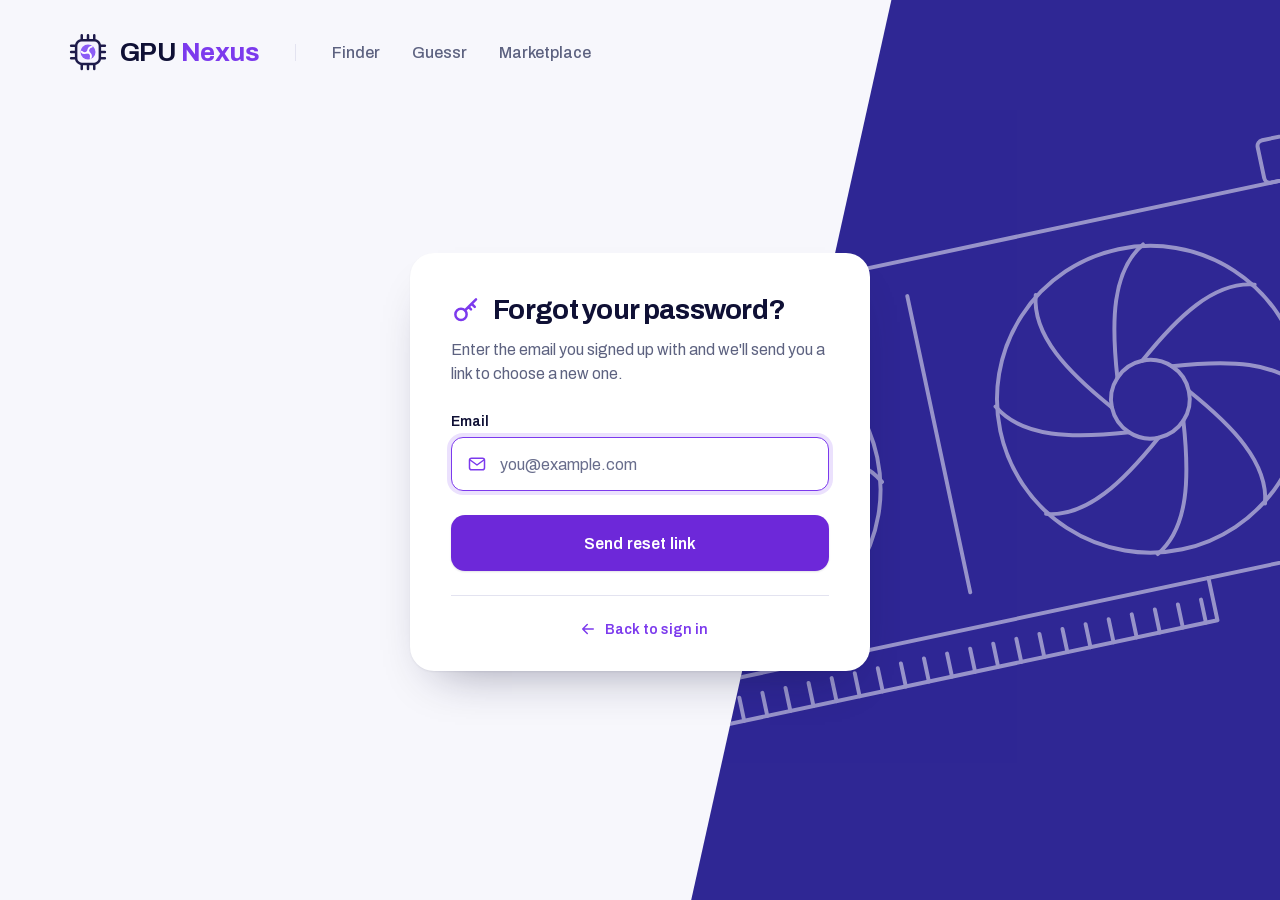
<file: reset.html>
<!DOCTYPE html>
<html lang="en">
<head>
    <meta charset="UTF-8">
    <meta name="viewport" content="width=device-width, initial-scale=1.0">
    <meta name="referrer" content="no-referrer">
    <title>Reset password – GPU Nexus</title>
    <meta name="theme-color" content="#f7f7fc">
    <link rel="icon" href="assets/favicon.svg" type="image/svg+xml">
    <link rel="preload" href="assets/fonts/archivo-latin.woff2" as="font" type="font/woff2" crossorigin>
    <link rel="stylesheet" href="css/nexus-tokens.css">
    <link rel="stylesheet" href="css/nexus-auth.css">
</head>
<body class="nx-page" data-page="reset">
    <div class="nx-backdrop" aria-hidden="true">
        <svg class="nx-gpu-art" viewBox="0 0 600 300" fill="none" stroke="currentColor" stroke-width="2" stroke-linecap="round" stroke-linejoin="round" aria-hidden="true">
            <rect x="20" y="40" width="20" height="220" rx="3"/>
            <rect x="25" y="70" width="10" height="34" rx="2"/>
            <rect x="25" y="116" width="10" height="34" rx="2"/>
            <rect x="25" y="162" width="10" height="24" rx="2"/>
            <rect x="40" y="52" width="520" height="190" rx="18"/>
            <path d="M300 70v154"/>
            <rect x="490" y="30" width="40" height="22" rx="3"/>
            <path d="M150 242v22h270v-22"/>
            <path d="M162 264v-12M174 264v-12M186 264v-12M198 264v-12M210 264v-12M222 264v-12M234 264v-12M246 264v-12M258 264v-12M270 264v-12M282 264v-12M294 264v-12M306 264v-12M318 264v-12M330 264v-12M342 264v-12M354 264v-12M366 264v-12M378 264v-12M390 264v-12M402 264v-12M414 264v-12"/>
            <g transform="translate(190 147)">
                <circle r="78"/>
                <g class="nx-fan">
                    <path d="M0 -20C22 -38 44 -52 64 -46" transform="rotate(0)"/>
                    <path d="M0 -20C22 -38 44 -52 64 -46" transform="rotate(45)"/>
                    <path d="M0 -20C22 -38 44 -52 64 -46" transform="rotate(90)"/>
                    <path d="M0 -20C22 -38 44 -52 64 -46" transform="rotate(135)"/>
                    <path d="M0 -20C22 -38 44 -52 64 -46" transform="rotate(180)"/>
                    <path d="M0 -20C22 -38 44 -52 64 -46" transform="rotate(225)"/>
                    <path d="M0 -20C22 -38 44 -52 64 -46" transform="rotate(270)"/>
                    <path d="M0 -20C22 -38 44 -52 64 -46" transform="rotate(315)"/>
                </g>
                <circle r="20"/>
            </g>
            <g transform="translate(410 147)">
                <circle r="78"/>
                <g class="nx-fan">
                    <path d="M0 -20C22 -38 44 -52 64 -46" transform="rotate(0)"/>
                    <path d="M0 -20C22 -38 44 -52 64 -46" transform="rotate(45)"/>
                    <path d="M0 -20C22 -38 44 -52 64 -46" transform="rotate(90)"/>
                    <path d="M0 -20C22 -38 44 -52 64 -46" transform="rotate(135)"/>
                    <path d="M0 -20C22 -38 44 -52 64 -46" transform="rotate(180)"/>
                    <path d="M0 -20C22 -38 44 -52 64 -46" transform="rotate(225)"/>
                    <path d="M0 -20C22 -38 44 -52 64 -46" transform="rotate(270)"/>
                    <path d="M0 -20C22 -38 44 -52 64 -46" transform="rotate(315)"/>
                </g>
                <circle r="20"/>
            </g>
        </svg>
    </div>

    <header class="nx-header">
        <div class="nx-brand">
            <svg class="nx-chip" viewBox="0 0 32 32" fill="none" aria-hidden="true">
                <path d="M11 2.5v4M16 2.5v4M21 2.5v4M11 25.5v4M16 25.5v4M21 25.5v4M2.5 11h4M2.5 16h4M2.5 21h4M25.5 11h4M25.5 16h4M25.5 21h4" stroke="#1e1b4b" stroke-width="2" stroke-linecap="round"/>
                <rect x="6.5" y="6.5" width="19" height="19" rx="4.5" fill="#f5f3ff" stroke="#1e1b4b" stroke-width="2"/>
                <circle cx="16" cy="16" r="6" fill="#8b5cf6"/>
                <path d="M16 16c0-2.4 1.1-3.9 3-4.3M16 16c2.1 1.2 2.8 3 2.1 4.8M16 16c-2.1 1.2-4 1.2-5.2-.3" stroke="#fff" stroke-width="1.5" stroke-linecap="round"/>
                <circle cx="16" cy="16" r="1.3" fill="#fff"/>
            </svg>
            <span class="nx-wordmark">GPU <span>Nexus</span></span>
        </div>

        <!-- what GPU Nexus includes; not links, since every product needs a sign-in first -->
        <ul class="nx-nav" aria-label="GPU Nexus products">
            <li>Finder</li>
            <li>Guessr</li>
            <li>Marketplace</li>
        </ul>
    </header>

    <main class="nx-layout is-focused">
        <div class="nx-card">
            <div class="nx-card-head">
                <div class="nx-badge" aria-hidden="true">
                    <svg data-for="default" viewBox="0 0 24 24" fill="none">
                        <circle cx="8" cy="15.5" r="4.5" stroke="currentColor" stroke-width="2"/>
                        <path d="M11.3 12.2L20 3.5M16.5 7l2.5 2.5M14 9.5l2 2" stroke="currentColor" stroke-width="2" stroke-linecap="round" stroke-linejoin="round"/>
                    </svg>
                    <svg data-for="sent" viewBox="0 0 24 24" fill="none">
                        <rect x="3" y="5" width="18" height="14" rx="2.5" stroke="currentColor" stroke-width="2"/>
                        <path d="M3.8 7.2l8.2 6 8.2-6" stroke="currentColor" stroke-width="2" stroke-linecap="round" stroke-linejoin="round"/>
                    </svg>
                </div>
                <h1 id="resetTitle">Forgot your password?</h1>
            </div>

            <p class="nx-card-lead" id="resetLead">Enter the email you signed up with and we'll send you a link to choose a new one.</p>

            <p class="auth-message" id="authMessage" role="status" aria-live="polite" hidden></p>

            <form class="nx-form" id="forgotForm" novalidate>
                <div class="nx-field">
                    <label for="email">Email</label>
                    <div class="nx-input">
                        <svg class="nx-input-icon" viewBox="0 0 24 24" fill="none" aria-hidden="true">
                            <rect x="3" y="5" width="18" height="14" rx="2.5" stroke="currentColor" stroke-width="1.8"/>
                            <path d="M3.8 7.2l8.2 6 8.2-6" stroke="currentColor" stroke-width="1.8" stroke-linecap="round" stroke-linejoin="round"/>
                        </svg>
                        <input id="email" name="email" type="email" autocomplete="email" autocapitalize="off" spellcheck="false" enterkeyhint="send" placeholder="you@example.com" required maxlength="254">
                    </div>
                </div>

                <button class="nx-submit" type="submit">Send reset link</button>
            </form>

            <form class="nx-form" id="resetForm" novalidate hidden>
                <div class="nx-field">
                    <label for="password">New password</label>
                    <div class="nx-input">
                        <svg class="nx-input-icon" viewBox="0 0 24 24" fill="none" aria-hidden="true">
                            <rect x="4.5" y="10.5" width="15" height="10" rx="2.5" stroke="currentColor" stroke-width="1.8"/>
                            <path d="M8 10.5V8a4 4 0 0 1 8 0v2.5" stroke="currentColor" stroke-width="1.8" stroke-linecap="round"/>
                        </svg>
                        <input id="password" name="password" type="password" autocomplete="new-password" enterkeyhint="next" placeholder="Create a new password" required minlength="8" maxlength="128" aria-describedby="passwordRule signOutNote capsHint" data-rule="passwordRule" data-caps="capsHint">
                        <button class="nx-reveal" type="button" aria-controls="password" aria-label="Show password" aria-pressed="false">
                            <svg class="nx-eye" viewBox="0 0 24 24" fill="none" aria-hidden="true">
                                <path d="M2 12s3.6-7 10-7 10 7 10 7-3.6 7-10 7S2 12 2 12z" stroke="currentColor" stroke-width="1.8" stroke-linejoin="round"/>
                                <circle cx="12" cy="12" r="3" stroke="currentColor" stroke-width="1.8"/>
                            </svg>
                            <svg class="nx-eye-off" viewBox="0 0 24 24" fill="none" aria-hidden="true">
                                <path d="M3 3l18 18M10.6 5.1A10 10 0 0 1 12 5c6.4 0 10 7 10 7a17 17 0 0 1-3.2 4.1M6.6 6.6C3.8 8.4 2 12 2 12s3.6 7 10 7a9.7 9.7 0 0 0 5.4-1.6M9.9 9.9a3 3 0 0 0 4.2 4.2" stroke="currentColor" stroke-width="1.8" stroke-linecap="round" stroke-linejoin="round"/>
                            </svg>
                        </button>
                    </div>
                    <p class="nx-rule" id="passwordRule" data-met="false">
                        <svg class="nx-rule-icon" viewBox="0 0 16 16" aria-hidden="true">
                            <circle cx="8" cy="8" r="6.5" fill="none" stroke="#c4c6d8" stroke-width="1.5"/>
                            <path d="M5.2 8.2l1.9 1.9 3.7-3.9" fill="none" stroke="#fff" stroke-width="1.8" stroke-linecap="round" stroke-linejoin="round"/>
                        </svg>
                        At least 8 characters
                        <span class="visually-hidden" aria-live="polite" data-rule-status></span>
                    </p>
                    <p class="nx-caps" id="capsHint" hidden>Caps Lock is on.</p>
                </div>

                <div class="nx-field">
                    <label for="confirm">Confirm new password</label>
                    <div class="nx-input">
                        <svg class="nx-input-icon" viewBox="0 0 24 24" fill="none" aria-hidden="true">
                            <rect x="4.5" y="10.5" width="15" height="10" rx="2.5" stroke="currentColor" stroke-width="1.8"/>
                            <path d="M8 10.5V8a4 4 0 0 1 8 0v2.5" stroke="currentColor" stroke-width="1.8" stroke-linecap="round"/>
                        </svg>
                        <input id="confirm" name="confirm" type="password" autocomplete="new-password" enterkeyhint="go" placeholder="Type it again" required minlength="8" maxlength="128" aria-describedby="confirmStatus" data-match="password" data-match-status="confirmStatus">
                        <button class="nx-reveal" type="button" aria-controls="confirm" aria-label="Show password" aria-pressed="false">
                            <svg class="nx-eye" viewBox="0 0 24 24" fill="none" aria-hidden="true">
                                <path d="M2 12s3.6-7 10-7 10 7 10 7-3.6 7-10 7S2 12 2 12z" stroke="currentColor" stroke-width="1.8" stroke-linejoin="round"/>
                                <circle cx="12" cy="12" r="3" stroke="currentColor" stroke-width="1.8"/>
                            </svg>
                            <svg class="nx-eye-off" viewBox="0 0 24 24" fill="none" aria-hidden="true">
                                <path d="M3 3l18 18M10.6 5.1A10 10 0 0 1 12 5c6.4 0 10 7 10 7a17 17 0 0 1-3.2 4.1M6.6 6.6C3.8 8.4 2 12 2 12s3.6 7 10 7a9.7 9.7 0 0 0 5.4-1.6M9.9 9.9a3 3 0 0 0 4.2 4.2" stroke="currentColor" stroke-width="1.8" stroke-linecap="round" stroke-linejoin="round"/>
                            </svg>
                        </button>
                    </div>
                    <p class="nx-match" id="confirmStatus" aria-live="polite" hidden>
                        <svg class="nx-match-icon is-ok" viewBox="0 0 16 16" fill="none" aria-hidden="true">
                            <circle cx="8" cy="8" r="6.5" stroke="currentColor" stroke-width="1.5"/>
                            <path d="M5.2 8.2l1.9 1.9 3.7-3.9" stroke="currentColor" stroke-width="1.8" stroke-linecap="round" stroke-linejoin="round"/>
                        </svg>
                        <svg class="nx-match-icon is-bad" viewBox="0 0 16 16" fill="none" aria-hidden="true">
                            <circle cx="8" cy="8" r="6.5" stroke="currentColor" stroke-width="1.5"/>
                            <path d="M5.8 5.8l4.4 4.4M10.2 5.8l-4.4 4.4" stroke="currentColor" stroke-width="1.8" stroke-linecap="round"/>
                        </svg>
                        <span></span>
                    </p>
                </div>

                <p class="nx-note" id="signOutNote">Changing your password signs you out on every device.</p>

                <button class="nx-submit" type="submit">Change password</button>
            </form>

            <p class="nx-switch is-back">
                <a class="nx-back" href="signin.html">
                    <svg viewBox="0 0 24 24" fill="none" aria-hidden="true">
                        <path d="M19 12H5M11 18l-6-6 6-6" stroke="currentColor" stroke-width="2" stroke-linecap="round" stroke-linejoin="round"/>
                    </svg>
                    Back to sign in
                </a>
            </p>
        </div>
    </main>
<script src="js/auth.js"></script>
<script src="js/nexus-auth-ui.js"></script>
</body>
</html>
</file>
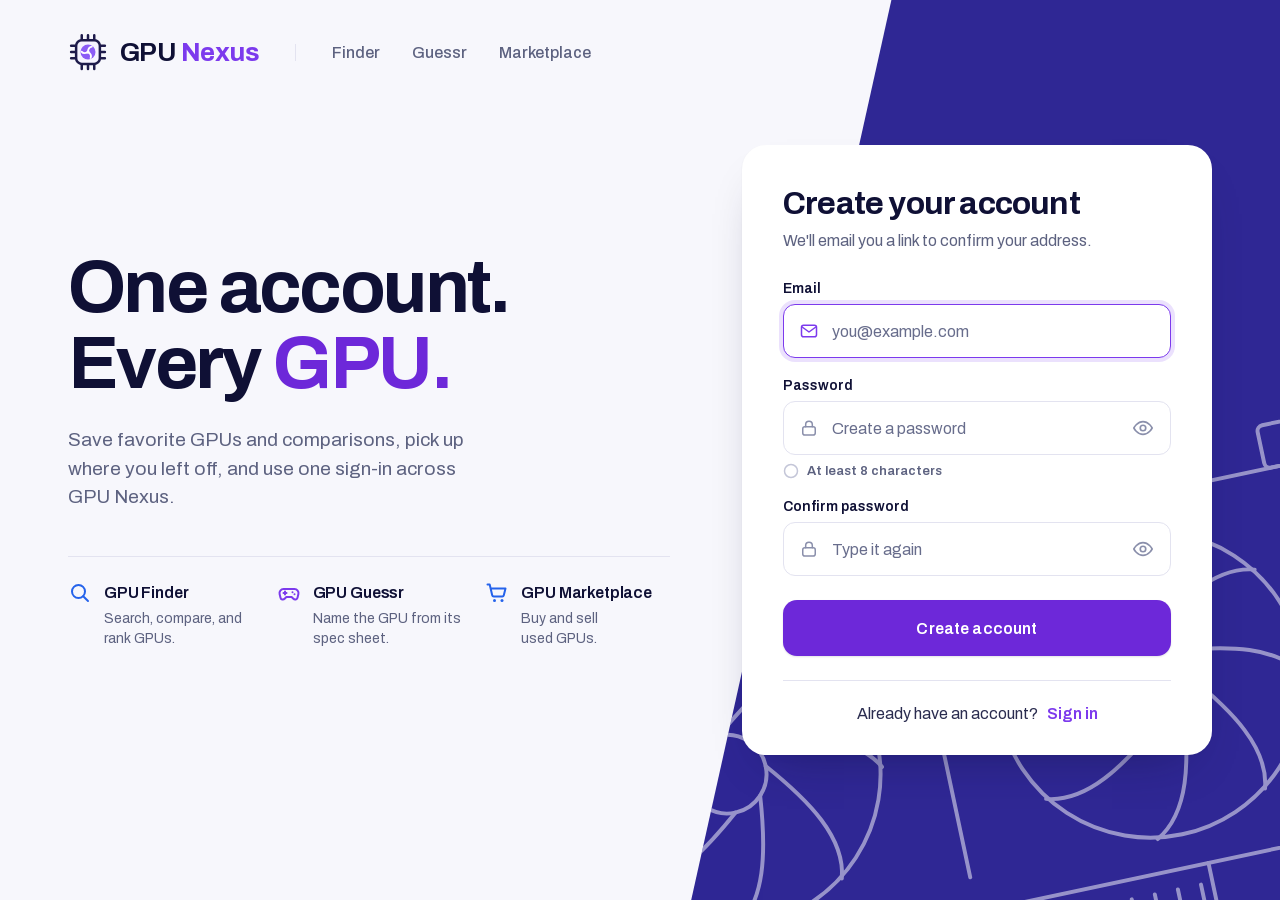
<file: signup.html>
<!DOCTYPE html>
<html lang="en">
<head>
    <meta charset="UTF-8">
    <meta name="viewport" content="width=device-width, initial-scale=1.0">
    <title>Create account – GPU Nexus</title>
    <meta name="theme-color" content="#f7f7fc">
    <link rel="icon" href="assets/favicon.svg" type="image/svg+xml">
    <link rel="preload" href="assets/fonts/archivo-latin.woff2" as="font" type="font/woff2" crossorigin>
    <link rel="stylesheet" href="css/nexus-tokens.css">
    <link rel="stylesheet" href="css/nexus-auth.css">
</head>
<body class="nx-page" data-page="signup">
    <div class="nx-backdrop" aria-hidden="true">
        <svg class="nx-gpu-art" viewBox="0 0 600 300" fill="none" stroke="currentColor" stroke-width="2" stroke-linecap="round" stroke-linejoin="round" aria-hidden="true">
            <rect x="20" y="40" width="20" height="220" rx="3"/>
            <rect x="25" y="70" width="10" height="34" rx="2"/>
            <rect x="25" y="116" width="10" height="34" rx="2"/>
            <rect x="25" y="162" width="10" height="24" rx="2"/>
            <rect x="40" y="52" width="520" height="190" rx="18"/>
            <path d="M300 70v154"/>
            <rect x="490" y="30" width="40" height="22" rx="3"/>
            <path d="M150 242v22h270v-22"/>
            <path d="M162 264v-12M174 264v-12M186 264v-12M198 264v-12M210 264v-12M222 264v-12M234 264v-12M246 264v-12M258 264v-12M270 264v-12M282 264v-12M294 264v-12M306 264v-12M318 264v-12M330 264v-12M342 264v-12M354 264v-12M366 264v-12M378 264v-12M390 264v-12M402 264v-12M414 264v-12"/>
            <g transform="translate(190 147)">
                <circle r="78"/>
                <g class="nx-fan">
                    <path d="M0 -20C22 -38 44 -52 64 -46" transform="rotate(0)"/>
                    <path d="M0 -20C22 -38 44 -52 64 -46" transform="rotate(45)"/>
                    <path d="M0 -20C22 -38 44 -52 64 -46" transform="rotate(90)"/>
                    <path d="M0 -20C22 -38 44 -52 64 -46" transform="rotate(135)"/>
                    <path d="M0 -20C22 -38 44 -52 64 -46" transform="rotate(180)"/>
                    <path d="M0 -20C22 -38 44 -52 64 -46" transform="rotate(225)"/>
                    <path d="M0 -20C22 -38 44 -52 64 -46" transform="rotate(270)"/>
                    <path d="M0 -20C22 -38 44 -52 64 -46" transform="rotate(315)"/>
                </g>
                <circle r="20"/>
            </g>
            <g transform="translate(410 147)">
                <circle r="78"/>
                <g class="nx-fan">
                    <path d="M0 -20C22 -38 44 -52 64 -46" transform="rotate(0)"/>
                    <path d="M0 -20C22 -38 44 -52 64 -46" transform="rotate(45)"/>
                    <path d="M0 -20C22 -38 44 -52 64 -46" transform="rotate(90)"/>
                    <path d="M0 -20C22 -38 44 -52 64 -46" transform="rotate(135)"/>
                    <path d="M0 -20C22 -38 44 -52 64 -46" transform="rotate(180)"/>
                    <path d="M0 -20C22 -38 44 -52 64 -46" transform="rotate(225)"/>
                    <path d="M0 -20C22 -38 44 -52 64 -46" transform="rotate(270)"/>
                    <path d="M0 -20C22 -38 44 -52 64 -46" transform="rotate(315)"/>
                </g>
                <circle r="20"/>
            </g>
        </svg>
    </div>

    <header class="nx-header">
        <div class="nx-brand">
            <svg class="nx-chip" viewBox="0 0 32 32" fill="none" aria-hidden="true">
                <path d="M11 2.5v4M16 2.5v4M21 2.5v4M11 25.5v4M16 25.5v4M21 25.5v4M2.5 11h4M2.5 16h4M2.5 21h4M25.5 11h4M25.5 16h4M25.5 21h4" stroke="#1e1b4b" stroke-width="2" stroke-linecap="round"/>
                <rect x="6.5" y="6.5" width="19" height="19" rx="4.5" fill="#f5f3ff" stroke="#1e1b4b" stroke-width="2"/>
                <circle cx="16" cy="16" r="6" fill="#8b5cf6"/>
                <path d="M16 16c0-2.4 1.1-3.9 3-4.3M16 16c2.1 1.2 2.8 3 2.1 4.8M16 16c-2.1 1.2-4 1.2-5.2-.3" stroke="#fff" stroke-width="1.5" stroke-linecap="round"/>
                <circle cx="16" cy="16" r="1.3" fill="#fff"/>
            </svg>
            <span class="nx-wordmark">GPU <span>Nexus</span></span>
        </div>

        <!-- what GPU Nexus includes; not links, since every product needs a sign-in first -->
        <ul class="nx-nav" aria-label="GPU Nexus products">
            <li>Finder</li>
            <li>Guessr</li>
            <li>Marketplace</li>
        </ul>
    </header>

    <main class="nx-layout">
        <section class="nx-hero" aria-labelledby="heroTitle">
            <!-- tablet/phone: a crop of the same drawing behind the headline -->
            <svg class="nx-gpu-mark" viewBox="0 0 600 300" fill="none" stroke="currentColor" stroke-width="2" stroke-linecap="round" stroke-linejoin="round" aria-hidden="true">
                <rect x="20" y="40" width="20" height="220" rx="3"/>
                <rect x="25" y="70" width="10" height="34" rx="2"/>
                <rect x="25" y="116" width="10" height="34" rx="2"/>
                <rect x="25" y="162" width="10" height="24" rx="2"/>
                <rect x="40" y="52" width="520" height="190" rx="18"/>
                <path d="M300 70v154"/>
                <rect x="490" y="30" width="40" height="22" rx="3"/>
                <path d="M150 242v22h270v-22"/>
                <path d="M162 264v-12M174 264v-12M186 264v-12M198 264v-12M210 264v-12M222 264v-12M234 264v-12M246 264v-12M258 264v-12M270 264v-12M282 264v-12M294 264v-12M306 264v-12M318 264v-12M330 264v-12M342 264v-12M354 264v-12M366 264v-12M378 264v-12M390 264v-12M402 264v-12M414 264v-12"/>
                <g transform="translate(190 147)">
                    <circle r="78"/>
                    <g class="nx-fan">
                        <path d="M0 -20C22 -38 44 -52 64 -46" transform="rotate(0)"/>
                        <path d="M0 -20C22 -38 44 -52 64 -46" transform="rotate(45)"/>
                        <path d="M0 -20C22 -38 44 -52 64 -46" transform="rotate(90)"/>
                        <path d="M0 -20C22 -38 44 -52 64 -46" transform="rotate(135)"/>
                        <path d="M0 -20C22 -38 44 -52 64 -46" transform="rotate(180)"/>
                        <path d="M0 -20C22 -38 44 -52 64 -46" transform="rotate(225)"/>
                        <path d="M0 -20C22 -38 44 -52 64 -46" transform="rotate(270)"/>
                        <path d="M0 -20C22 -38 44 -52 64 -46" transform="rotate(315)"/>
                    </g>
                    <circle r="20"/>
                </g>
                <g transform="translate(410 147)">
                    <circle r="78"/>
                    <g class="nx-fan">
                        <path d="M0 -20C22 -38 44 -52 64 -46" transform="rotate(0)"/>
                        <path d="M0 -20C22 -38 44 -52 64 -46" transform="rotate(45)"/>
                        <path d="M0 -20C22 -38 44 -52 64 -46" transform="rotate(90)"/>
                        <path d="M0 -20C22 -38 44 -52 64 -46" transform="rotate(135)"/>
                        <path d="M0 -20C22 -38 44 -52 64 -46" transform="rotate(180)"/>
                        <path d="M0 -20C22 -38 44 -52 64 -46" transform="rotate(225)"/>
                        <path d="M0 -20C22 -38 44 -52 64 -46" transform="rotate(270)"/>
                        <path d="M0 -20C22 -38 44 -52 64 -46" transform="rotate(315)"/>
                    </g>
                    <circle r="20"/>
                </g>
            </svg>
            <p class="nx-title" id="heroTitle">One account. Every <span>GPU.</span></p>
            <p class="nx-lead">Save favorite GPUs and comparisons, pick up where you left off, and use one sign-in across GPU Nexus.</p>
        </section>

        <div class="nx-card">

            <h1>Create your account</h1>
            <p class="nx-card-lead">We'll email you a link to confirm your address.</p>

            <p class="auth-message" id="authMessage" role="status" aria-live="polite" hidden></p>

            <form class="nx-form" id="authForm" novalidate>
                <div class="nx-field">
                    <label for="email">Email</label>
                    <div class="nx-input">
                        <svg class="nx-input-icon" viewBox="0 0 24 24" fill="none" aria-hidden="true">
                            <rect x="3" y="5" width="18" height="14" rx="2.5" stroke="currentColor" stroke-width="1.8"/>
                            <path d="M3.8 7.2l8.2 6 8.2-6" stroke="currentColor" stroke-width="1.8" stroke-linecap="round" stroke-linejoin="round"/>
                        </svg>
                        <input id="email" name="email" type="email" autocomplete="email" autocapitalize="off" spellcheck="false" enterkeyhint="next" placeholder="you@example.com" required maxlength="254">
                    </div>
                </div>

                <div class="nx-field">
                    <label for="password">Password</label>
                    <div class="nx-input">
                        <svg class="nx-input-icon" viewBox="0 0 24 24" fill="none" aria-hidden="true">
                            <rect x="4.5" y="10.5" width="15" height="10" rx="2.5" stroke="currentColor" stroke-width="1.8"/>
                            <path d="M8 10.5V8a4 4 0 0 1 8 0v2.5" stroke="currentColor" stroke-width="1.8" stroke-linecap="round"/>
                        </svg>
                        <input id="password" name="password" type="password" autocomplete="new-password" enterkeyhint="next" placeholder="Create a password" required minlength="8" maxlength="128" aria-describedby="passwordRule capsHint" data-rule="passwordRule" data-caps="capsHint">
                        <button class="nx-reveal" type="button" aria-controls="password" aria-label="Show password" aria-pressed="false">
                            <svg class="nx-eye" viewBox="0 0 24 24" fill="none" aria-hidden="true">
                                <path d="M2 12s3.6-7 10-7 10 7 10 7-3.6 7-10 7S2 12 2 12z" stroke="currentColor" stroke-width="1.8" stroke-linejoin="round"/>
                                <circle cx="12" cy="12" r="3" stroke="currentColor" stroke-width="1.8"/>
                            </svg>
                            <svg class="nx-eye-off" viewBox="0 0 24 24" fill="none" aria-hidden="true">
                                <path d="M3 3l18 18M10.6 5.1A10 10 0 0 1 12 5c6.4 0 10 7 10 7a17 17 0 0 1-3.2 4.1M6.6 6.6C3.8 8.4 2 12 2 12s3.6 7 10 7a9.7 9.7 0 0 0 5.4-1.6M9.9 9.9a3 3 0 0 0 4.2 4.2" stroke="currentColor" stroke-width="1.8" stroke-linecap="round" stroke-linejoin="round"/>
                            </svg>
                        </button>
                    </div>
                    <p class="nx-rule" id="passwordRule" data-met="false">
                        <svg class="nx-rule-icon" viewBox="0 0 16 16" aria-hidden="true">
                            <circle cx="8" cy="8" r="6.5" fill="none" stroke="#c4c6d8" stroke-width="1.5"/>
                            <path d="M5.2 8.2l1.9 1.9 3.7-3.9" fill="none" stroke="#fff" stroke-width="1.8" stroke-linecap="round" stroke-linejoin="round"/>
                        </svg>
                        At least 8 characters
                        <span class="visually-hidden" aria-live="polite" data-rule-status></span>
                    </p>
                    <p class="nx-caps" id="capsHint" hidden>Caps Lock is on.</p>
                </div>

                <div class="nx-field">
                    <label for="confirm">Confirm password</label>
                    <div class="nx-input">
                        <svg class="nx-input-icon" viewBox="0 0 24 24" fill="none" aria-hidden="true">
                            <rect x="4.5" y="10.5" width="15" height="10" rx="2.5" stroke="currentColor" stroke-width="1.8"/>
                            <path d="M8 10.5V8a4 4 0 0 1 8 0v2.5" stroke="currentColor" stroke-width="1.8" stroke-linecap="round"/>
                        </svg>
                        <input id="confirm" name="confirm" type="password" autocomplete="new-password" enterkeyhint="go" placeholder="Type it again" required minlength="8" maxlength="128" aria-describedby="confirmStatus" data-match="password" data-match-status="confirmStatus">
                        <button class="nx-reveal" type="button" aria-controls="confirm" aria-label="Show password" aria-pressed="false">
                            <svg class="nx-eye" viewBox="0 0 24 24" fill="none" aria-hidden="true">
                                <path d="M2 12s3.6-7 10-7 10 7 10 7-3.6 7-10 7S2 12 2 12z" stroke="currentColor" stroke-width="1.8" stroke-linejoin="round"/>
                                <circle cx="12" cy="12" r="3" stroke="currentColor" stroke-width="1.8"/>
                            </svg>
                            <svg class="nx-eye-off" viewBox="0 0 24 24" fill="none" aria-hidden="true">
                                <path d="M3 3l18 18M10.6 5.1A10 10 0 0 1 12 5c6.4 0 10 7 10 7a17 17 0 0 1-3.2 4.1M6.6 6.6C3.8 8.4 2 12 2 12s3.6 7 10 7a9.7 9.7 0 0 0 5.4-1.6M9.9 9.9a3 3 0 0 0 4.2 4.2" stroke="currentColor" stroke-width="1.8" stroke-linecap="round" stroke-linejoin="round"/>
                            </svg>
                        </button>
                    </div>
                    <p class="nx-match" id="confirmStatus" aria-live="polite" hidden>
                        <svg class="nx-match-icon is-ok" viewBox="0 0 16 16" fill="none" aria-hidden="true">
                            <circle cx="8" cy="8" r="6.5" stroke="currentColor" stroke-width="1.5"/>
                            <path d="M5.2 8.2l1.9 1.9 3.7-3.9" stroke="currentColor" stroke-width="1.8" stroke-linecap="round" stroke-linejoin="round"/>
                        </svg>
                        <svg class="nx-match-icon is-bad" viewBox="0 0 16 16" fill="none" aria-hidden="true">
                            <circle cx="8" cy="8" r="6.5" stroke="currentColor" stroke-width="1.5"/>
                            <path d="M5.8 5.8l4.4 4.4M10.2 5.8l-4.4 4.4" stroke="currentColor" stroke-width="1.8" stroke-linecap="round"/>
                        </svg>
                        <span></span>
                    </p>
                </div>

                <button class="nx-submit" type="submit">Create account</button>
            </form>

            <p class="nx-switch">Already have an account? <a href="signin.html">Sign in</a></p>
        </div>

        <ul class="nx-features" aria-label="What's inside">
            <li class="nx-feature">
                <svg class="nx-feature-icon is-blue" viewBox="0 0 24 24" fill="none" aria-hidden="true">
                    <circle cx="10.5" cy="10.5" r="6.5" stroke="currentColor" stroke-width="2"/>
                    <path d="M20 20l-4.8-4.8" stroke="currentColor" stroke-width="2" stroke-linecap="round"/>
                </svg>
                <h2>GPU Finder</h2>
                <p>Search, compare, and rank GPUs.</p>
            </li>
            <li class="nx-feature">
                <svg class="nx-feature-icon is-purple" viewBox="0 0 24 24" fill="none" aria-hidden="true">
                    <path d="M6.5 8h11a4 4 0 0 1 3.9 4.9l-.9 3.8a2.4 2.4 0 0 1-4.1 1.1L14.6 16H9.4l-1.8 1.8a2.4 2.4 0 0 1-4.1-1.1l-.9-3.8A4 4 0 0 1 6.5 8z" stroke="currentColor" stroke-width="2" stroke-linejoin="round"/>
                    <path d="M8 10.5v3M6.5 12h3" stroke="currentColor" stroke-width="2" stroke-linecap="round"/>
                    <circle cx="15.5" cy="11.2" r="1" fill="currentColor"/>
                    <circle cx="17.5" cy="13.2" r="1" fill="currentColor"/>
                </svg>
                <h2>GPU Guessr</h2>
                <p>Name the GPU from its spec sheet.</p>
            </li>
            <li class="nx-feature">
                <svg class="nx-feature-icon is-blue" viewBox="0 0 24 24" fill="none" aria-hidden="true">
                    <path d="M2.5 3.5h2.2l2.5 10.7a1.6 1.6 0 0 0 1.6 1.3h8.5a1.6 1.6 0 0 0 1.5-1.2l1.7-6.8H5.6" stroke="currentColor" stroke-width="2" stroke-linecap="round" stroke-linejoin="round"/>
                    <circle cx="9.5" cy="19.5" r="1.5" fill="currentColor"/>
                    <circle cx="17" cy="19.5" r="1.5" fill="currentColor"/>
                </svg>
                <h2>GPU Marketplace</h2>
                <p>Buy and sell used GPUs.</p>
            </li>
        </ul>

    </main>
<script src="js/auth.js"></script>
<script src="js/nexus-auth-ui.js"></script>
</body>
</html>
</file>
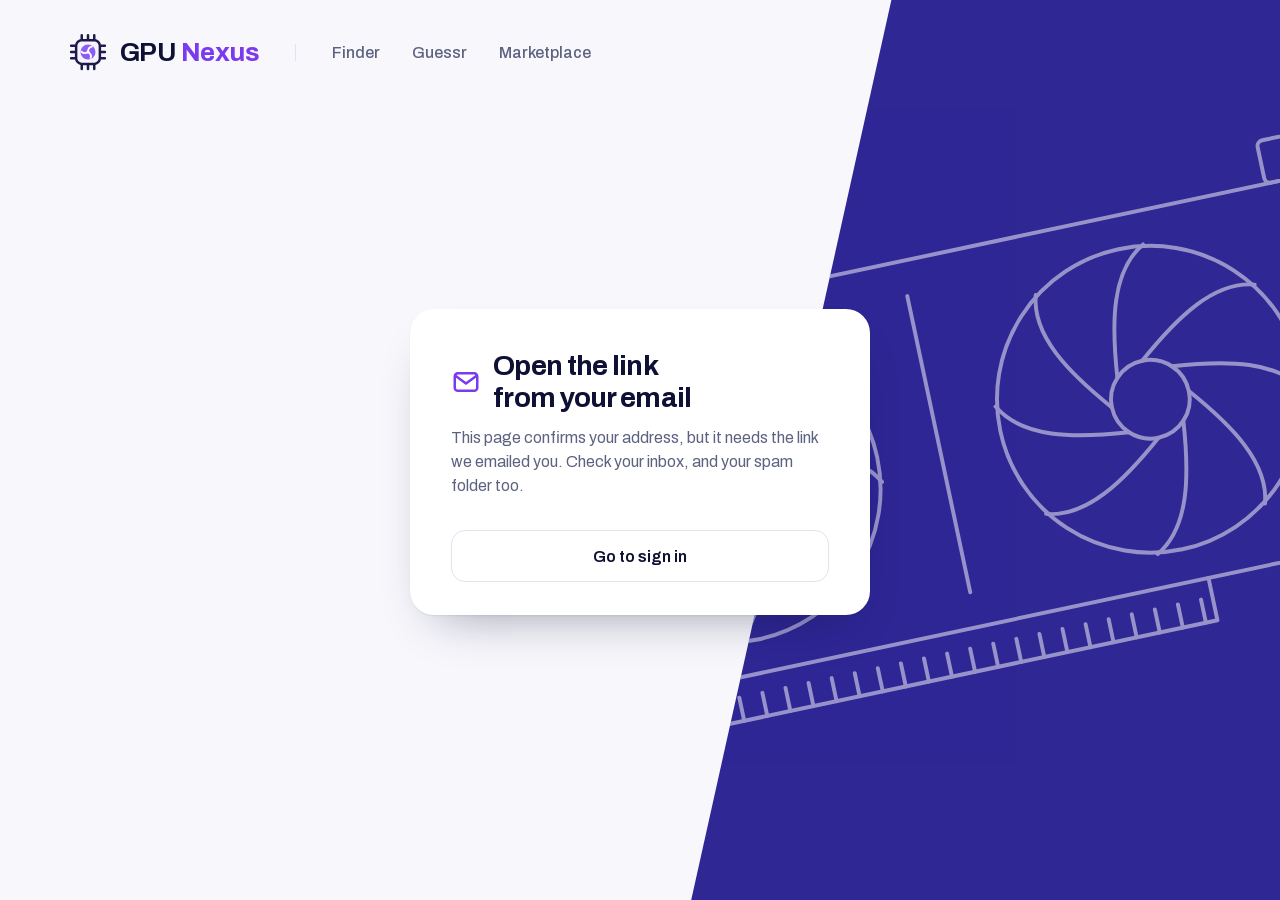
<file: verify.html>
<!DOCTYPE html>
<html lang="en">
<head>
    <meta charset="UTF-8">
    <meta name="viewport" content="width=device-width, initial-scale=1.0">
    <meta name="referrer" content="no-referrer">
    <title>Confirm email – GPU Nexus</title>
    <meta name="theme-color" content="#f7f7fc">
    <link rel="icon" href="assets/favicon.svg" type="image/svg+xml">
    <link rel="preload" href="assets/fonts/archivo-latin.woff2" as="font" type="font/woff2" crossorigin>
    <link rel="stylesheet" href="css/nexus-tokens.css">
    <link rel="stylesheet" href="css/nexus-auth.css">
</head>
<body class="nx-page" data-page="verify">
    <div class="nx-backdrop" aria-hidden="true">
        <svg class="nx-gpu-art" viewBox="0 0 600 300" fill="none" stroke="currentColor" stroke-width="2" stroke-linecap="round" stroke-linejoin="round" aria-hidden="true">
            <rect x="20" y="40" width="20" height="220" rx="3"/>
            <rect x="25" y="70" width="10" height="34" rx="2"/>
            <rect x="25" y="116" width="10" height="34" rx="2"/>
            <rect x="25" y="162" width="10" height="24" rx="2"/>
            <rect x="40" y="52" width="520" height="190" rx="18"/>
            <path d="M300 70v154"/>
            <rect x="490" y="30" width="40" height="22" rx="3"/>
            <path d="M150 242v22h270v-22"/>
            <path d="M162 264v-12M174 264v-12M186 264v-12M198 264v-12M210 264v-12M222 264v-12M234 264v-12M246 264v-12M258 264v-12M270 264v-12M282 264v-12M294 264v-12M306 264v-12M318 264v-12M330 264v-12M342 264v-12M354 264v-12M366 264v-12M378 264v-12M390 264v-12M402 264v-12M414 264v-12"/>
            <g transform="translate(190 147)">
                <circle r="78"/>
                <g class="nx-fan">
                    <path d="M0 -20C22 -38 44 -52 64 -46" transform="rotate(0)"/>
                    <path d="M0 -20C22 -38 44 -52 64 -46" transform="rotate(45)"/>
                    <path d="M0 -20C22 -38 44 -52 64 -46" transform="rotate(90)"/>
                    <path d="M0 -20C22 -38 44 -52 64 -46" transform="rotate(135)"/>
                    <path d="M0 -20C22 -38 44 -52 64 -46" transform="rotate(180)"/>
                    <path d="M0 -20C22 -38 44 -52 64 -46" transform="rotate(225)"/>
                    <path d="M0 -20C22 -38 44 -52 64 -46" transform="rotate(270)"/>
                    <path d="M0 -20C22 -38 44 -52 64 -46" transform="rotate(315)"/>
                </g>
                <circle r="20"/>
            </g>
            <g transform="translate(410 147)">
                <circle r="78"/>
                <g class="nx-fan">
                    <path d="M0 -20C22 -38 44 -52 64 -46" transform="rotate(0)"/>
                    <path d="M0 -20C22 -38 44 -52 64 -46" transform="rotate(45)"/>
                    <path d="M0 -20C22 -38 44 -52 64 -46" transform="rotate(90)"/>
                    <path d="M0 -20C22 -38 44 -52 64 -46" transform="rotate(135)"/>
                    <path d="M0 -20C22 -38 44 -52 64 -46" transform="rotate(180)"/>
                    <path d="M0 -20C22 -38 44 -52 64 -46" transform="rotate(225)"/>
                    <path d="M0 -20C22 -38 44 -52 64 -46" transform="rotate(270)"/>
                    <path d="M0 -20C22 -38 44 -52 64 -46" transform="rotate(315)"/>
                </g>
                <circle r="20"/>
            </g>
        </svg>
    </div>

    <header class="nx-header">
        <div class="nx-brand">
            <svg class="nx-chip" viewBox="0 0 32 32" fill="none" aria-hidden="true">
                <path d="M11 2.5v4M16 2.5v4M21 2.5v4M11 25.5v4M16 25.5v4M21 25.5v4M2.5 11h4M2.5 16h4M2.5 21h4M25.5 11h4M25.5 16h4M25.5 21h4" stroke="#1e1b4b" stroke-width="2" stroke-linecap="round"/>
                <rect x="6.5" y="6.5" width="19" height="19" rx="4.5" fill="#f5f3ff" stroke="#1e1b4b" stroke-width="2"/>
                <circle cx="16" cy="16" r="6" fill="#8b5cf6"/>
                <path d="M16 16c0-2.4 1.1-3.9 3-4.3M16 16c2.1 1.2 2.8 3 2.1 4.8M16 16c-2.1 1.2-4 1.2-5.2-.3" stroke="#fff" stroke-width="1.5" stroke-linecap="round"/>
                <circle cx="16" cy="16" r="1.3" fill="#fff"/>
            </svg>
            <span class="nx-wordmark">GPU <span>Nexus</span></span>
        </div>

        <!-- what GPU Nexus includes; not links, since every product needs a sign-in first -->
        <ul class="nx-nav" aria-label="GPU Nexus products">
            <li>Finder</li>
            <li>Guessr</li>
            <li>Marketplace</li>
        </ul>
    </header>

    <main class="nx-layout is-focused">
        <div class="nx-card">
            <div class="nx-card-head">
                <div class="nx-badge" aria-hidden="true">
                    <svg data-for="default loading missing" viewBox="0 0 24 24" fill="none">
                        <rect x="3" y="5" width="18" height="14" rx="2.5" stroke="currentColor" stroke-width="2"/>
                        <path d="M3.8 7.2l8.2 6 8.2-6" stroke="currentColor" stroke-width="2" stroke-linecap="round" stroke-linejoin="round"/>
                    </svg>
                    <svg data-for="ok" viewBox="0 0 24 24" fill="none">
                        <circle cx="12" cy="12" r="9" stroke="currentColor" stroke-width="2"/>
                        <path d="M8 12.3l2.7 2.7L16 9.6" stroke="currentColor" stroke-width="2" stroke-linecap="round" stroke-linejoin="round"/>
                    </svg>
                    <svg data-for="error" viewBox="0 0 24 24" fill="none">
                        <circle cx="12" cy="12" r="9" stroke="currentColor" stroke-width="2"/>
                        <path d="M12 7.5v5.5M12 16.5v.01" stroke="currentColor" stroke-width="2.2" stroke-linecap="round"/>
                    </svg>
                </div>
                <h1>Confirming your email</h1>
            </div>

            <p class="nx-card-lead" id="verifyLead">Checking your link…</p>

            <p class="auth-message" id="authMessage" role="status" aria-live="polite" hidden></p>

            <a class="nx-secondary" href="signin.html">Go to sign in</a>
        </div>
    </main>
<script src="js/auth.js"></script>
<script src="js/nexus-auth-ui.js"></script>
</body>
</html>
</file>
<file: css/nexus-tokens.css>
/* =========================================
   GPU Nexus — design tokens
   Loaded first by every page (auth pages and the Finder), so both halves of
   the site share one font, one palette and one set of shared values.
   Use the semantic names; don't paste hex values into page styles.
========================================= */

/* Archivo: one variable file per subset covers weights 400–700.
   Self-hosted because the CSP allows same-origin fonts only. */
@font-face {
    font-family: "Archivo";
    font-style: normal;
    font-weight: 400 700;
    font-display: swap;
    src: url("../assets/fonts/archivo-latin.woff2") format("woff2");
    unicode-range: U+0000-00FF, U+0131, U+0152-0153, U+02BB-02BC, U+02C6, U+02DA, U+02DC, U+0304, U+0308, U+0329, U+2000-206F, U+20AC, U+2122, U+2191, U+2193, U+2212, U+2215, U+FEFF, U+FFFD;
}

@font-face {
    font-family: "Archivo";
    font-style: normal;
    font-weight: 400 700;
    font-display: swap;
    src: url("../assets/fonts/archivo-latin-ext.woff2") format("woff2");
    unicode-range: U+0100-02BA, U+02BD-02C5, U+02C7-02CC, U+02CE-02D7, U+02DD-02FF, U+0304, U+0308, U+0329, U+1D00-1DBF, U+1E00-1E9F, U+1EF2-1EFF, U+2020, U+20A0-20AB, U+20AD-20C4, U+2113, U+2C60-2C7F, U+A720-A7FF;
}

/* Arial resized to Archivo's width, so text doesn't jump when the font arrives
   (values set by measuring both faces in the browser) */
@font-face {
    font-family: "Archivo Fallback";
    src: local("Arial");
    size-adjust: 98.74%;     /* Archivo / Arial width on a sample line */
    ascent-override: 89.1%;  /* Archivo's 0.88em ascent ÷ size-adjust */
    descent-override: 21.3%; /* 0.21em ÷ size-adjust */
    line-gap-override: 0%;
}

:root {
    /* ----- text and surfaces ----- */
    --nx-ink: #0f1035;          /* headings, primary text (16.9:1 on white) */
    --nx-ink-soft: #2a2c4f;     /* body text, nav (13.6:1) */
    --nx-muted: #5d6280;        /* secondary text, captions (5.9:1); the lightest text color */
    --nx-faint: #8a8fab;        /* icons and disabled marks only, never text (3.2:1) */
    --nx-line: #e3e3f0;         /* borders, dividers */
    --nx-line-strong: #cfcfe3;  /* hovered borders, inputs */
    --nx-page: #f7f7fc;         /* page background */
    --nx-surface: #ffffff;      /* cards, panels, inputs */
    --nx-sunken: #fbfaff;       /* a step off white: image wells, table stripes */
    --nx-tint: #f1f0fb;         /* quiet hover / selected background */

    /* ----- brand ----- */
    --nx-purple: #6d28d9;        /* primary actions (white text 7.1:1) */
    --nx-purple-hover: #5b21b6;  /* primary action, hovered */
    --nx-purple-bright: #7c3aed; /* links, focus rings, active marks (5.7:1) */
    --nx-accent-tint: #ede9fe;   /* accent background: active nav, chips */
    --nx-accent-line: #ddd6fe;   /* accent border */
    --nx-panel: #2f2794;         /* the indigo brand panel */
    --nx-blue: #2563eb;          /* secondary icon color */

    /* ----- status ----- */
    --nx-danger: #be123c;
    --nx-danger-bg: #fff1f2;
    --nx-danger-line: #f5c2c7;
    --nx-success: #15803d;
    --nx-success-bg: #effaf3;
    --nx-success-line: #bbe5cb;
    --nx-warning: #9a5b00;
    --nx-warning-bg: #fff8e1;
    --nx-warning-line: #f0d38a;

    /* ----- depth ----- */
    --nx-shadow-sm: 0 1px 2px rgba(15, 16, 53, 0.06);
    --nx-shadow-md: 0 4px 18px rgba(15, 16, 53, 0.07);
    --nx-shadow-lg: 0 24px 48px -28px rgba(15, 16, 53, 0.45);

    /* ----- shape ----- */
    --nx-radius-sm: 8px;
    --nx-radius-md: 12px;
    --nx-radius-lg: 18px;
    --nx-radius-card: 24px;
    --nx-radius-input: 12px;

    /* ----- type ----- */
    --nx-font: "Archivo", "Archivo Fallback", Arial, sans-serif;

    /* type roles (size / weight):
       display  80 / 700   page hero line
       title    32 / 700   page or card h1
       lead     20 / 400   intro paragraph
       body     16 / 400   text, inputs, buttons (600)
       label    14 / 600   field labels, small links
       small    14 / 400   notes, messages
       meta     13 / 600   badges, rules, hints */

    /* spacing: a 4px scale. 4 / 8 / 12 / 16 / 20 / 24 / 28 / 32 / 40 / 48 / 72.
       Tight inside a group, medium between items, generous between sections. */

    /* ----- motion: strong custom curve; the built-in ones are too weak ----- */
    --ease-out: cubic-bezier(0.23, 1, 0.32, 1);
}
</file>
<file: css/nexus-auth.css>
/* =========================================
   GPU Nexus — auth pages
   signin.html, signup.html, reset.html and verify.html load
   nexus-tokens.css, then this file.
========================================= */

/* Font faces and shared values (colors, radii, font, motion) come from
   nexus-tokens.css, which every page loads first. */

* {
    box-sizing: border-box;
    margin: 0;
    padding: 0;
}

[hidden] {
    display: none !important;
}

html {
    -webkit-text-size-adjust: 100%;
}

body.nx-page {
    position: relative;
    min-width: 320px;
    min-height: 100vh;
    overflow-x: hidden;

    background: var(--nx-page);
    color: var(--nx-ink);
    font-family: var(--nx-font);
    -webkit-font-smoothing: antialiased;
}

a {
    color: inherit;
}

::selection {
    background: #ddd6fe;
    color: var(--nx-ink);
}

input {
    caret-color: var(--nx-purple);
}

button,
input {
    font: inherit;
}

button {
    cursor: pointer;
}

a,
button {
    -webkit-tap-highlight-color: transparent;
    touch-action: manipulation;
}


/* ----- background: one flat indigo panel with a GPU line drawing ----- */

.nx-backdrop {
    position: absolute;
    inset: 0 0 0 auto;
    width: 46%;
    z-index: 0;
    overflow: hidden;

    background: var(--nx-panel);
    clip-path: polygon(34% 0, 100% 0, 100% 100%, 0 100%);
}

/* The panel's centerpiece: a graphics card in one white line, big enough
   that the sign-in card sits on it, fans slowly turning. It's the page's
   signature, so it gets the room; everything else on the panel stays flat. */
.nx-gpu-art {
    position: absolute;
    top: 50%;
    right: -250px;

    width: 1180px;
    color: #fff;
    opacity: 0.5;
    transform: translateY(-50%) rotate(-12deg);
}

/* sign-in / sign-up: the card sits mid-panel, so the drawing drops lower
   and the right-hand fan shows below and beside the card */
[data-page="signin"] .nx-gpu-art,
[data-page="signup"] .nx-gpu-art {
    top: auto;
    right: -250px;
    bottom: -130px;
    transform: rotate(-12deg);
}

/* fan blades turn around their hub (the group's origin is the fan center);
   the two fans counter-rotate like a real twin-fan card */
.nx-fan {
    transform-origin: 0 0;
    animation: nx-fan-spin 14s linear infinite;
}

.nx-gpu-art > g:last-of-type .nx-fan,
.nx-gpu-mark > g:last-of-type .nx-fan {
    animation-direction: reverse;
}

@keyframes nx-fan-spin {
    to {
        transform: rotate(360deg);
    }
}

/* the tablet/phone crop behind the headline; desktop has the panel instead */
.nx-gpu-mark {
    display: none;
}


/* ----- header ----- */

.nx-header {
    position: relative;
    z-index: 1;

    display: flex;
    align-items: center;
    gap: 36px;

    width: min(1240px, 100%);
    margin: 0 auto;
    padding: 32px 48px 0;
}

.nx-brand {
    display: inline-flex;
    align-items: center;
    gap: 12px;
}

.nx-chip {
    flex: none;
    width: 40px;
    height: 40px;
}

.nx-wordmark {
    color: var(--nx-ink);
    font-size: 26px;
    font-weight: 700;
    letter-spacing: -0.02em;
    white-space: nowrap;
}

.nx-wordmark span {
    color: var(--nx-purple-bright);
}

.nx-nav {
    display: flex;
    align-items: center;
    gap: 32px;

    padding-left: 36px;
    border-left: 1px solid var(--nx-line);
    list-style: none;

    color: var(--nx-muted);
    font-size: 16px;
    font-weight: 500;
}

/* plain product names, not links: everything behind them needs a sign-in,
   so nothing here invites a click */
.nx-nav li {
    cursor: default;
}



/* ----- layout ----- */

.nx-layout {
    position: relative;
    z-index: 1;

    display: grid;
    grid-template-columns: minmax(0, 1fr) minmax(380px, 470px);
    grid-template-areas:
        "hero     card"
        "features card";
    align-content: center;
    column-gap: 72px;
    row-gap: 44px;

    width: min(1240px, 100%);
    min-height: calc(100vh - 72px);
    margin: 0 auto;
    padding: 48px 48px 120px;
}

.nx-hero {
    grid-area: hero;
    align-self: end;
}

.nx-features {
    grid-area: features;
    align-self: start;
}

.nx-card {
    grid-area: card;
    align-self: center;
}


/* ----- hero ----- */


.nx-title {
    max-width: 14ch;
    margin-bottom: 24px;
    text-wrap: balance;

    font-size: clamp(44px, 5.8vw, 80px);
    font-weight: 700;
    line-height: 1.02;
    letter-spacing: -0.035em;
}



.nx-title span {
    color: var(--nx-purple);
}

.nx-lead {
    max-width: 40ch;
    text-wrap: pretty;

    color: var(--nx-muted);
    font-size: clamp(17px, 1.5vw, 20px);
    line-height: 1.5;
}


/* ----- products row ----- */
/* Three equal items, so one flat row under a rule: icon beside the name, no
   boxes. They inform; they aren't buttons, so they don't look like cards. */

.nx-features {
    display: grid;
    grid-template-columns: repeat(3, minmax(0, 1fr));
    gap: 24px;

    padding-top: 24px;
    border-top: 1px solid var(--nx-line);
    list-style: none;
}

.nx-feature {
    display: grid;
    grid-template-columns: 24px minmax(0, 1fr);
    align-items: start;
    align-content: start; /* a shorter item mustn't spread its rows to match a taller one */
    column-gap: 12px;
    row-gap: 4px;
}

.nx-feature-icon {
    grid-row: span 2;
    width: 24px;
    height: 24px;
}

.nx-feature-icon.is-blue {
    color: var(--nx-blue);
}

.nx-feature-icon.is-purple {
    color: var(--nx-purple-bright);
}

.nx-feature h2 {
    font-size: 16px;
    font-weight: 600;
    line-height: 1.5;
    letter-spacing: -0.01em;
}

.nx-feature p {
    text-wrap: pretty;
    color: var(--nx-muted);
    font-size: 14px;
    line-height: 1.45;
}


/* ----- sign-in card ----- */

.nx-card {
    width: 100%;
    padding: 40px 40px 32px;

    border: 1px solid rgba(255, 255, 255, 0.7);
    border-radius: var(--nx-radius-card);
    background: var(--nx-surface);
    box-shadow:
        0 1px 2px rgba(15, 16, 53, 0.06),
        0 24px 48px -28px rgba(15, 16, 53, 0.45);
}

.nx-card h1 {
    margin-bottom: 8px;

    font-size: 32px;
    font-weight: 700;
    letter-spacing: -0.025em;
}

.nx-card-lead {
    margin-bottom: 28px;
    text-wrap: pretty;

    color: var(--nx-muted);
    font-size: 16px;
    line-height: 1.5;
}

/* the email address in "We sent a link to …" — long addresses must wrap */
.nx-card-lead strong {
    color: var(--nx-ink);
    overflow-wrap: anywhere;
}

.visually-hidden {
    position: absolute;
    width: 1px;
    height: 1px;
    overflow: hidden;
    clip: rect(0 0 0 0);
    clip-path: inset(50%);
    white-space: nowrap;
}


/* ----- form ----- */

.nx-form {
    display: grid;
    gap: 20px;
}

.nx-field {
    display: grid;
    gap: 8px;
}

.nx-field label {
    font-size: 14px;
    font-weight: 600;
}

/* a field with a link beside its label ("Forgot password?"). The link comes
   after the input in the HTML so Tab order stays Email → Password; the grid
   lifts it back up next to the label. */
.nx-field.has-aside {
    grid-template-columns: minmax(0, 1fr) auto;
    column-gap: 12px;
}

.nx-field.has-aside > label {
    grid-column: 1;
    grid-row: 1;
}

.nx-field-aside {
    grid-column: 2;
    grid-row: 1;
    align-self: baseline;
}

.nx-field.has-aside > .nx-input,
.nx-field.has-aside > .nx-caps {
    grid-column: 1 / -1;
}

.nx-field-aside,
.nx-switch a {
    color: var(--nx-purple-bright);
    font-weight: 600;
    text-decoration: none;
    border-radius: 4px;
}

.nx-field-aside {
    font-size: 14px;
}

.nx-field-aside:hover,
.nx-switch a:hover {
    text-decoration: underline;
    text-underline-offset: 3px;
}

.nx-input {
    position: relative;
    display: flex;
    align-items: center;
}

.nx-input-icon {
    position: absolute;
    left: 16px;

    width: 20px;
    height: 20px;

    color: var(--nx-faint);
    pointer-events: none;
    transition: color 150ms ease;
}

.nx-input input {
    width: 100%;
    height: 54px;
    padding: 0 16px 0 48px;

    border: 1.5px solid var(--nx-line);
    border-radius: var(--nx-radius-input);
    background: var(--nx-surface);
    color: var(--nx-ink);

    font-size: 16px;
    transition: border-color 150ms ease, box-shadow 150ms ease;
}

.nx-input:has(.nx-reveal) input {
    padding-right: 52px;
}

/* 4.9:1 on white; the lighter --nx-faint stays for icons only */
.nx-input input::placeholder {
    color: #686d8c;
}

/* the field an error is about (set by auth.js, cleared on edit) */
.nx-input input[aria-invalid="true"] {
    border-color: #e11d48;
}

.nx-input input[aria-invalid="true"]:focus {
    border-color: #e11d48;
    box-shadow: 0 0 0 4px rgba(225, 29, 72, 0.14);
}

.nx-input:has(input[aria-invalid="true"]) .nx-input-icon {
    color: #e11d48;
}

.nx-input input:hover {
    border-color: #cfcfe3;
}

.nx-input input:focus {
    border-color: var(--nx-purple-bright);
    outline: none;
    box-shadow: 0 0 0 4px rgba(124, 58, 237, 0.15);
}

.nx-input:focus-within .nx-input-icon {
    color: var(--nx-purple-bright);
}

.nx-reveal {
    position: absolute;
    right: 6px;

    display: grid;
    place-items: center;
    width: 44px;
    height: 44px;

    border: 0;
    border-radius: 10px;
    background: transparent;
    color: var(--nx-faint);
    transition:
        background-color 150ms ease,
        color 150ms ease,
        transform 160ms var(--ease-out);
}

.nx-reveal:active {
    transform: scale(0.94);
}

/* both eyes share one cell and crossfade; blur hides the overlap */
.nx-reveal svg {
    grid-area: 1 / 1;
    width: 22px;
    height: 22px;
    transition:
        opacity 150ms var(--ease-out),
        transform 150ms var(--ease-out),
        filter 150ms var(--ease-out);
}

.nx-eye-off,
.nx-reveal[aria-pressed="true"] .nx-eye {
    opacity: 0;
    transform: scale(0.8);
    filter: blur(2px);
}

.nx-reveal[aria-pressed="true"] .nx-eye-off {
    opacity: 1;
    transform: none;
    filter: none;
}

.nx-caps {
    color: #b45309;
    font-size: 13px;
    font-weight: 600;

    transition: opacity 180ms var(--ease-out), transform 180ms var(--ease-out);

    @starting-style {
        opacity: 0;
        transform: translateY(-3px);
    }
}

/* an error about one field, right under it (added by auth.js flagField) */
.nx-field-error {
    display: flex;
    align-items: flex-start;
    gap: 6px;

    color: #be123c;
    font-size: 13px;
    font-weight: 600;
    line-height: 1.4;

    transition: opacity 180ms var(--ease-out), transform 180ms var(--ease-out);

    @starting-style {
        opacity: 0;
        transform: translateY(-3px);
    }
}

.nx-field-error::before {
    content: "";
    flex: none;
    width: 15px;
    height: 15px;
    margin-top: 1px;

    background: currentColor;
    -webkit-mask: url("data:image/svg+xml,%3Csvg xmlns='http://www.w3.org/2000/svg' viewBox='0 0 24 24' fill='none' stroke='black' stroke-width='2.2' stroke-linecap='round'%3E%3Ccircle cx='12' cy='12' r='9.5'/%3E%3Cpath d='M12 7.5v5.5M12 16.5v.01'/%3E%3C/svg%3E") center / contain no-repeat;
    mask: url("data:image/svg+xml,%3Csvg xmlns='http://www.w3.org/2000/svg' viewBox='0 0 24 24' fill='none' stroke='black' stroke-width='2.2' stroke-linecap='round'%3E%3Ccircle cx='12' cy='12' r='9.5'/%3E%3Cpath d='M12 7.5v5.5M12 16.5v.01'/%3E%3C/svg%3E") center / contain no-repeat;
}

.nx-field.has-aside > .nx-field-error {
    grid-column: 1 / -1;
}

@media (hover: hover) and (pointer: fine) {
    .nx-reveal:hover {
        background: var(--nx-tint);
        color: var(--nx-ink-soft);
    }
}

.nx-submit {
    display: inline-flex;
    align-items: center;
    justify-content: center;
    gap: 10px;

    width: 100%;
    height: 56px;
    margin-top: 4px;

    border: 0;
    border-radius: 14px;
    background: var(--nx-purple);
    color: #fff;

    font-size: 16px;
    font-weight: 600;
    letter-spacing: 0.01em;
    box-shadow: 0 1px 2px rgba(15, 16, 53, 0.12);
    transition:
        transform 160ms var(--ease-out),
        background-color 200ms ease;
}

.nx-submit:active {
    transform: scale(0.97);
}

/* busy: auth.js disables the button and swaps the label; the spinner is CSS-only */
.nx-submit:disabled {
    filter: saturate(0.75);
    cursor: wait;
    transform: none;
}

.nx-submit:disabled::before {
    content: "";
    width: 18px;
    height: 18px;

    border: 2.5px solid rgba(255, 255, 255, 0.35);
    border-top-color: #fff;
    border-radius: 50%;

    animation: nx-spin 600ms linear infinite;
}

@media (hover: hover) and (pointer: fine) {
    .nx-submit:not(:disabled):hover {
        background: #5b21b6;
    }
}

.nx-switch {
    margin-top: 24px;
    padding-top: 24px;

    border-top: 1px solid var(--nx-line);
    color: var(--nx-ink-soft);

    font-size: 16px;
    text-align: center;
}

.nx-switch a {
    margin-left: 6px;
}


/* ----- live password checks (signup / new password) ----- */

.nx-rule,
.nx-match {
    display: flex;
    align-items: center;
    gap: 8px;

    color: var(--nx-muted);
    font-size: 13px;
    font-weight: 600;
    transition: color 180ms ease;
}

.nx-rule-icon,
.nx-match-icon {
    flex: none;
    width: 16px;
    height: 16px;
}

/* the rule's marker: a hollow ring until met, then a check pops in */
.nx-rule-icon circle {
    transition: fill 180ms ease, stroke 180ms ease;
}

.nx-rule-icon path {
    opacity: 0;
    transform: scale(0.6);
    transform-origin: 8px 8px;
    transition: opacity 180ms var(--ease-out), transform 180ms var(--ease-out);
}

.nx-rule[data-met="true"] {
    color: #15803d;
}

.nx-rule[data-met="true"] .nx-rule-icon circle {
    fill: #16a34a;
    stroke: #16a34a;
}

.nx-rule[data-met="true"] .nx-rule-icon path {
    opacity: 1;
    transform: none;
}

.nx-match {
    transition: color 180ms ease, opacity 180ms var(--ease-out), transform 180ms var(--ease-out);

    @starting-style {
        opacity: 0;
        transform: translateY(-3px);
    }
}

.nx-match[data-state="ok"] {
    color: #15803d;
}

.nx-match[data-state="bad"] {
    color: #be123c;
}

.nx-match .is-ok,
.nx-match .is-bad {
    display: none;
}

.nx-match[data-state="ok"] .is-ok,
.nx-match[data-state="bad"] .is-bad {
    display: block;
}

.nx-input:has(+ .nx-match[data-state="bad"]:not([hidden])) input:not(:focus) {
    border-color: #fda4af;
}


.nx-note {
    color: var(--nx-muted);
    font-size: 13px;
    line-height: 1.45;
}


/* ----- focused layout: reset password / confirm email ----- */

.nx-layout.is-focused {
    grid-template-columns: minmax(0, 460px);
    grid-template-areas: "card";
    justify-content: center;
    padding-bottom: 96px;
}

.nx-badge {
    display: grid;
    place-items: center;
    flex: none;
    color: var(--nx-purple-bright);
}

.nx-badge svg {
    display: none;
    width: 30px;
    height: 30px;
}

/* reset / confirm: the state badge sits beside the heading, one unit */
.nx-card-head {
    display: flex;
    align-items: center;
    gap: 12px;
    margin-bottom: 12px;
}

.nx-card-head h1 {
    margin: 0;
}

.nx-layout.is-focused .nx-card h1 {
    font-size: 28px;
    line-height: 1.15;
    text-wrap: balance;
}

/* one icon per page state (auth.js sets data-state on the card); a new
   icon pops in so the change of state is seen, not just read */
.nx-card:not([data-state]) .nx-badge [data-for~="default"],
.nx-card[data-state="loading"] .nx-badge [data-for~="loading"],
.nx-card[data-state="missing"] .nx-badge [data-for~="missing"],
.nx-card[data-state="sent"] .nx-badge [data-for~="sent"],
.nx-card[data-state="ok"] .nx-badge [data-for~="ok"],
.nx-card[data-state="error"] .nx-badge [data-for~="error"] {
    display: block;
    transition: opacity 200ms var(--ease-out), transform 200ms var(--ease-out);

    @starting-style {
        opacity: 0;
        transform: scale(0.8);
    }
}

.nx-badge {
    transition: color 200ms ease;
}

.nx-card[data-state="ok"] .nx-badge {
    color: #15803d;
}

.nx-card[data-state="error"] .nx-badge {
    color: #be123c;
}

.nx-card[data-state="loading"] .nx-badge svg {
    animation: nx-pulse 1.1s ease-in-out infinite;
}

@keyframes nx-pulse {
    50% {
        opacity: 0.45;
    }
}

/* once confirmed, "Go to sign in" is the one thing left to do: make it primary */
.nx-card[data-state="ok"] .nx-secondary {
    border-color: transparent;
    background: var(--nx-purple);
    color: #fff;
    box-shadow: 0 1px 2px rgba(15, 16, 53, 0.12);
}

.nx-back {
    display: inline-flex;
    align-items: center;
    gap: 8px;

    color: var(--nx-ink-soft);
    font-size: 14px;
    font-weight: 600;
    text-decoration: none;
    border-radius: 6px;
}

.nx-back svg {
    width: 18px;
    height: 18px;
    transition: transform 200ms var(--ease-out);
}

.nx-switch.is-back {
    display: flex;
    justify-content: center;
}

.nx-secondary {
    display: inline-flex;
    align-items: center;
    justify-content: center;

    width: 100%;
    height: 52px;
    margin-top: 4px;

    border: 1.5px solid var(--nx-line);
    border-radius: 14px;
    background: var(--nx-surface);
    color: var(--nx-ink);

    font-size: 16px;
    font-weight: 600;
    text-decoration: none;
    transition:
        transform 160ms var(--ease-out),
        border-color 200ms ease,
        background-color 200ms ease;
}

.nx-secondary:active {
    transform: scale(0.97);
}

@media (hover: hover) and (pointer: fine) {
    .nx-back:hover svg {
        transform: translateX(-3px);
    }

    .nx-secondary:hover {
        border-color: #cfcfe3;
        background: var(--nx-tint);
    }
}

a:focus-visible,
button:focus-visible {
    outline: 2px solid var(--nx-purple-bright);
    outline-offset: 3px;
}

/* small text links keep their look but get a thumb-sized hit area:
   the padding grows the tap target, the negative margin keeps the layout */
.nx-switch a,
.nx-back {
    padding-block: 12px;
    margin-block: -12px;
}

/* 8px here: "Forgot password?" sits 8px above the input, and message
   buttons can wrap; a bigger area would overlap the next control */
.nx-field-aside,
.auth-actions button {
    padding-block: 8px;
    margin-block: -8px;
}


/* ----- status messages (class names set by auth.js) ----- */

.auth-message {
    position: relative;
    margin-bottom: 20px;
    padding: 12px 14px 12px 42px;

    border-radius: 12px;

    font-size: 14px;
    line-height: 1.45;

    transition: opacity 200ms var(--ease-out), transform 200ms var(--ease-out);

    @starting-style {
        opacity: 0;
        transform: translateY(-4px);
    }
}

.auth-message.is-error {
    border: 1px solid #f5c2c7;
    background: #fff1f2;
    color: #9f1239;
}

.auth-message.is-success {
    border: 1px solid #bbe5cb;
    background: #effaf3;
    color: #166534;
}

/* status icon, drawn with a mask so it takes the message's text color */
.auth-message::before {
    content: "";
    position: absolute;
    top: 13px;
    left: 14px;

    width: 18px;
    height: 18px;

    background: currentColor;
    -webkit-mask: var(--nx-msg-icon) center / contain no-repeat;
    mask: var(--nx-msg-icon) center / contain no-repeat;
}

.auth-message.is-error {
    --nx-msg-icon: url("data:image/svg+xml,%3Csvg xmlns='http://www.w3.org/2000/svg' viewBox='0 0 24 24' fill='none' stroke='black' stroke-width='2.2' stroke-linecap='round'%3E%3Ccircle cx='12' cy='12' r='9.5'/%3E%3Cpath d='M12 7.5v5.5M12 16.5v.01'/%3E%3C/svg%3E");
}

.auth-message.is-info {
    border: 1px solid #ddd6fe;
    background: #f5f3ff;
    color: #4c1d95;
    --nx-msg-icon: url("data:image/svg+xml,%3Csvg xmlns='http://www.w3.org/2000/svg' viewBox='0 0 24 24' fill='none' stroke='black' stroke-width='2.2' stroke-linecap='round'%3E%3Ccircle cx='12' cy='12' r='9.5'/%3E%3Cpath d='M12 11v5.5M12 7.5v.01'/%3E%3C/svg%3E");
}

.auth-message {
    overflow-wrap: anywhere;
}

/* buttons auth.js adds under a message ("Resend link", "Use a different email") */
.auth-actions {
    display: flex;
    flex-wrap: wrap;
    gap: 6px 18px;
    margin-top: 8px;
}

.auth-message.is-success {
    --nx-msg-icon: url("data:image/svg+xml,%3Csvg xmlns='http://www.w3.org/2000/svg' viewBox='0 0 24 24' fill='none' stroke='black' stroke-width='2.2' stroke-linecap='round' stroke-linejoin='round'%3E%3Ccircle cx='12' cy='12' r='9.5'/%3E%3Cpath d='M8 12.3l2.7 2.7L16 9.6'/%3E%3C/svg%3E");
}

.auth-message button {
    padding: 0;

    border: 0;
    background: none;
    color: inherit;

    font-weight: 600;
    text-decoration: underline;
}


/* ----- motion ----- */

/* Page entrance: one per container, non-uniform delays, so the page arrives
   as a single gesture (headline, then the card you came for, then the tiles). */
.nx-hero,
.nx-card,
.nx-features {
    animation: nx-rise 560ms var(--ease-out) both;
}

.nx-card {
    animation-delay: 70ms;
}

.nx-features {
    animation-delay: 160ms;
}

@keyframes nx-rise {
    from {
        opacity: 0;
        transform: translateY(8px);
    }
}

@keyframes nx-fade {
    from {
        opacity: 0;
    }
}

@keyframes nx-spin {
    to {
        transform: rotate(360deg);
    }
}

/* Reduced motion: gentler, not zero. Keep the fades, drop the movement. */
@media (prefers-reduced-motion: reduce) {
    .nx-hero,
    .nx-card,
    .nx-features {
        animation-name: nx-fade;
        animation-duration: 200ms;
    }

    .nx-submit,
    .nx-secondary,
    .nx-reveal,
    .nx-reveal svg,
    .nx-caps,
    .nx-match,
    .nx-rule-icon path,
    .nx-back svg,
    .auth-message {
        transition-property: opacity, color, background-color, border-color, box-shadow, filter, fill, stroke;
    }

    .nx-submit:active,
    .nx-secondary:active,
    .nx-reveal:active,
    .nx-back:hover svg,
    .nx-rule-icon path,
    .nx-eye-off,
    .nx-reveal[aria-pressed="true"] .nx-eye {
        transform: none !important;
    }

    .nx-submit:disabled::before {
        animation-duration: 1.2s;
    }

    .nx-fan {
        animation: none;
    }
}


/* ----- tablet: stack, card right under the headline ----- */

@media (max-width: 1023px) {
    /* sign-in / sign-up: the products panel covers the purple band, so
       the drawing moves up behind the headline, in panel indigo */
    .nx-gpu-art {
        display: none;
    }

    .nx-hero {
        position: relative;
        isolation: isolate;
    }

    .nx-gpu-mark {
        display: block;
        position: absolute;
        z-index: -1;
        top: -36px;
        right: -72px;

        width: 440px;
        color: var(--nx-panel);
        opacity: 0.24;
        transform: rotate(-10deg);
        pointer-events: none;
    }

    /* reset / confirm: the purple band below the card is empty, so the
       full drawing sits there in white */
    [data-page="reset"] .nx-gpu-art,
    [data-page="verify"] .nx-gpu-art {
        display: block;
        top: auto;
        right: 50%;
        bottom: 40px;

        width: min(640px, 130vw);
        opacity: 0.5;
        transform: translateX(50%) rotate(-6deg);
    }

    .nx-backdrop {
        inset: auto 0 0 0;
        width: 100%;
        height: 58%;
        clip-path: polygon(0 22%, 100% 0, 100% 100%, 0 100%);
    }


    .nx-header {
        padding: 24px 32px 0;
    }

    .nx-layout {
        grid-template-columns: minmax(0, 560px);
        grid-template-areas:
            "hero"
            "card"
            "features";
        justify-content: center;
        row-gap: 32px;
        min-height: 0;
        padding: 40px 32px 56px;
    }

    .nx-hero {
        text-align: center;
    }

    .nx-title,
    .nx-lead {
        margin-left: auto;
        margin-right: auto;
    }

    .nx-title {
        max-width: none;
    }

    /* below the card the backdrop is dark purple: the products row gets one
       shared light panel (not three cards) so its text stays readable */
    .nx-features {
        grid-template-columns: 1fr;
        gap: 16px;
        padding: 20px 24px;
        border-top: 0;
        border-radius: 18px;
        background: rgba(255, 255, 255, 0.94);
        box-shadow: 0 1px 2px rgba(15, 16, 53, 0.08);
    }
}


/* ----- phone ----- */

@media (max-width: 640px) {
    .nx-header {
        justify-content: center;
        padding: 20px 16px 0;
    }

    .nx-nav {
        display: none;
    }

    .nx-chip {
        width: 34px;
        height: 34px;
    }

    .nx-wordmark {
        font-size: 22px;
    }

    .nx-layout {
        padding: 28px 16px 40px;
        row-gap: 24px;
    }


    /* compact pitch: title only, so the form starts near the top */
    [data-page] .nx-title {
        margin-bottom: 0;
        font-size: 36px;
    }

    .nx-lead {
        display: none;
    }

    .nx-card {
        padding: 28px 20px 24px;
        border-radius: 20px;
    }

    .nx-layout.is-focused .nx-card h1 {
        font-size: 24px;
    }

    .nx-card-head {
        gap: 12px;
    }

    .nx-badge svg {
        width: 26px;
        height: 26px;
    }

    .nx-card h1 {
        font-size: 26px;
    }

    .nx-card-lead {
        margin-bottom: 24px;
    }

    .nx-features {
        grid-template-columns: 1fr;
        gap: 16px;
        padding: 20px;
    }
}
</file>
